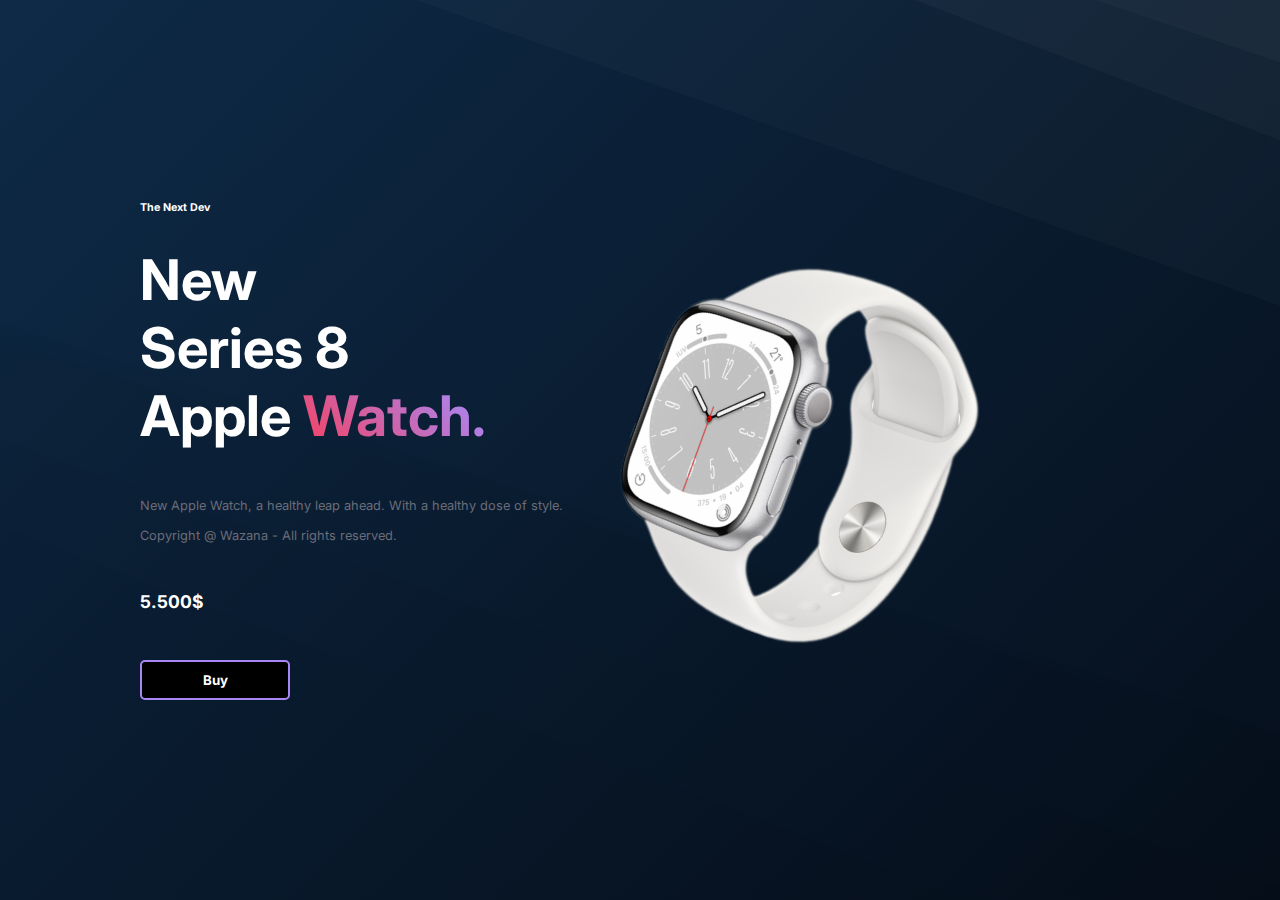
<file: apple-watch/index.html>
<!DOCTYPE html>
<html lang="en">
  <head>
    <meta charset="UTF-8" />
    <meta http-equiv="X-UA-Compatible" content="IE=edge" />
    <meta name="viewport" content="width=device-width, initial-scale=1.0" />
    <link rel="stylesheet" href="styles.css" />
    <link rel="shortcut icon" href="assets/favicon.ico">
    <link
      href="https://fonts.googleapis.com/css2?family=Inter:wght@100;200;300;400;500;600&display=swap"
      rel="stylesheet"
    />
    <title>Apple Watch - S8</title>
  </head>
  <body>
    <main>
      <div class="container">
        <div class="row">
          <div class="col">
            <h6>The Next Dev</h6>
            <h1>
              New <br />
              Series 8 <br />
              Apple <span> Watch.</span>
            </h1>
            <p>
              New Apple Watch, a healthy leap ahead. With a healthy dose of
              style.
              <br />
              <br />
              Copyright @ Wazana - All rights reserved.
            </p>
            <div class="info-container">
                <h5 id="price">5.500$</h5>
                <div id="color-picker"></div>
            </div>
            <button onclick="alert('Produto Adicionado ao Carrinho!')">Buy</button>
          </div>
          <div class="col">
            <img id="apple-watch" src="assets/watch-2.png" alt="Appe Watch">
          </div>
        </div>
      </div>
    </main>
    <script type="text/javascript" src="./script.js"></script>
  </body>
</html>
</file>
<file: apple-watch/styles.css>
:root {
    --c-white: #FFFFFF;
    --c-pink: #F44160;
  --c-purple: #A887F5;
  --c-gray: #6a6c78;
  --c-red: #CF2B44;;
  --c-beige: #BFA992;
  --c-black: #000000;
  --bg-black: #1A2531;
  --color-picker-margin: 35px;
  --color-picker-animation: fade-in 1s forwards;
}
* {
    box-sizing: border-box;
    margin: 0;
    padding: 0;
    font-family: 'Inter';
}
body {
    overflow-x: hidden;
    background: url('assets/background.svg');
    background-size: cover;
}
main {
    display: flex;
    align-items: center;
   min-height: 100vh;
}
.col:first-child{

    display: flex;

    flex-direction: column;

    justify-content: center;

}

.col:last-child{

    display: flex;

  align-items: center;

    justify-content: center;

}
.row {
    display: flex;
}
.container {
    width: 100%;
    max-width: 1000px;
    margin: 0 auto;
}

h6 {
    color: white;
    margin-bottom: 2rem;
}
h1{
    font-size: 3.5rem;
    color: var(--c-white);
}
h1 span:last-child {
    background: -webkit-linear-gradient(45deg, var(--c-pink), var(--c-purple) 90%);
    -webkit-background-clip: text;
    -webkit-text-fill-color: transparent;
}
p{
    font-size: 0.8rem;
    margin: 3rem 0;
    color: var(--c-gray);
}

.info-container {
    display: flex;
    align-items: center;
    flex-wrap: wrap;
}

#price {
    font-size: 1.1rem;
    color: var(--c-white);
    width: 60px;
}
#color-picker {
    display: flex;
    align-items: center;
    flex-wrap: wrap;
}

.color-picker-options {
    width: 40px;
    height: 7px;
    box-shadow: rgba(255, 255, 255, 0.4) 0px 7px 45px 0px;
    border-radius: 2px;
    cursor: pointer;
}
.color-picker-options,
button:hover {
    opacity: 0.7;
}
#color_picker_1 {
    background-color: var(--c-red);
    margin: 0 var(--color-picker-margin);
    opacity: 0;
    animation: var(--color-picker-animation);
    animation-delay: .2s;
  }
  
  #color_picker_2 {
    background-color: var(--c-white);
    margin-right: var(--color-picker-margin);
    opacity: 0;
    animation: var(--color-picker-animation);
    animation-delay: .4s;
  }
  
  #color_picker_3 {
    background-color: var(--c-beige);
    margin-right: var(--color-picker-margin);
    opacity: 0;
    animation: var(--color-picker-animation);
    animation-delay: .6s;
  }
  
  #color_picker_4 {
    background-color: var(--c-black);
    opacity: 0;
    animation: var(--color-picker-animation);
    animation-delay: .8s;
  }
  button{
    padding: 10px;
    border: 2px solid var(--c-purple);
    border-radius: 5px;
    background-color: var(--c-black);
    color: var(--c-white);
    font-weight: bold;
    margin-top: 3rem;
    width: 150px;
    cursor: pointer;
  }

  #apple-watch{
    max-width: 70%;
    transform: rotate(20deg);
    animation: transform-apple-watch 3s forwards;
  }
  @keyframes fade-in {
    0% {
      opacity: 0;
    }
    100% {
      opacity: 1;
    }
  }
  
  @keyframes transform-apple-watch {
    0% {
      transform: rotate(10deg);
    }
    100% {
      transform: skew(-30deg, 35deg);
    }
  }
  @media (max-width:1050px) {
    .container {padding: 3rem;}
    .row {display: flex;}
    #apple-watch {margin-top: 5rem;
    max-width: 40%;}

  }
</file>
